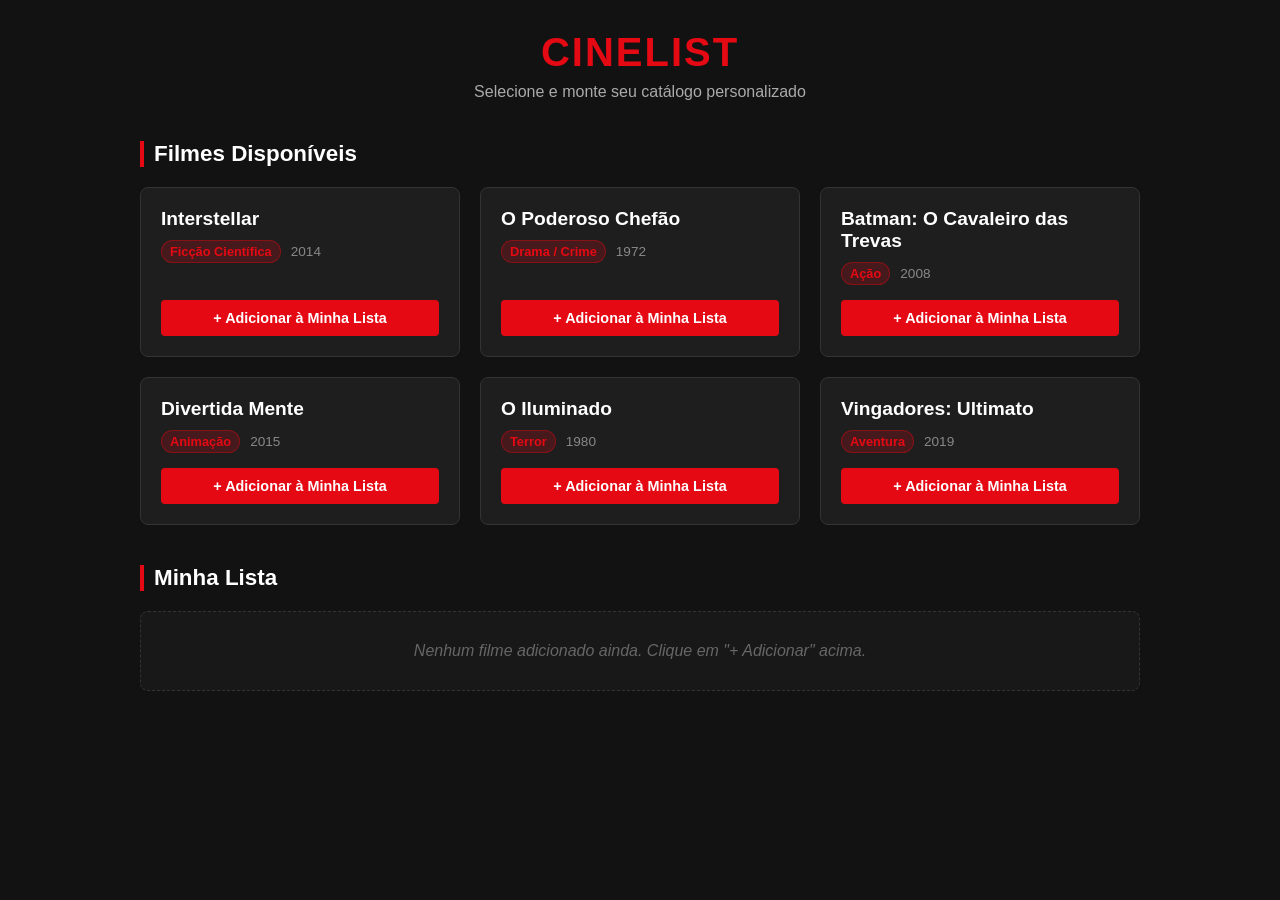
<file: SatoJavaScript/teste.html>
<!DOCTYPE html>
<html lang="pt-BR">
<head>
  <meta charset="UTF-8">
  <meta name="viewport" content="width=device-width, initial-scale=1.0">
  <title>CineList - Catálogo de Filmes</title>
  <style>
    * {
      box-sizing: border-box;
      margin: 0;
      padding: 0;
      font-family: 'Segoe UI', Tahoma, Geneva, Verdana, sans-serif;
    }

    body {
      background-color: #121212;
      color: #ffffff;
      padding: 30px 20px;
    }

    .container {
      max-width: 1000px;
      margin: 0 auto;
    }

    header {
      text-align: center;
      margin-bottom: 40px;
    }

    h1 {
      color: #e50914;
      font-size: 2.5rem;
      letter-spacing: 2px;
      margin-bottom: 8px;
    }

    p.subtitle {
      color: #aaaaaa;
      font-size: 1rem;
    }

    section {
      margin-bottom: 40px;
    }

    h2.section-title {
      font-size: 1.4rem;
      border-left: 4px solid #e50914;
      padding-left: 10px;
      margin-bottom: 20px;
      color: #ffffff;
    }

    .grid {
      display: grid;
      grid-template-columns: repeat(auto-fill, minmax(280px, 1fr));
      gap: 20px;
    }

    .card {
      background-color: #1e1e1e;
      border: 1px solid #333333;
      border-radius: 8px;
      padding: 20px;
      display: flex;
      flex-direction: column;
      justify-content: space-between;
      transition: transform 0.2s ease, border-color 0.2s ease;
    }

    .card:hover {
      transform: translateY(-4px);
      border-color: #444444;
    }

    .card-info {
      margin-bottom: 15px;
    }

    .card-title {
      font-size: 1.2rem;
      font-weight: bold;
      margin-bottom: 10px;
      color: #ffffff;
    }

    .card-meta {
      display: flex;
      align-items: center;
      gap: 10px;
    }

    .badge-genero {
      background-color: rgba(229, 9, 20, 0.2);
      color: #e50914;
      border: 1px solid rgba(229, 9, 20, 0.4);
      padding: 3px 8px;
      border-radius: 12px;
      font-size: 0.8rem;
      font-weight: 600;
    }

    .ano {
      color: #888888;
      font-size: 0.85rem;
    }

    .btn {
      width: 100%;
      padding: 10px;
      border: none;
      border-radius: 4px;
      font-size: 0.9rem;
      font-weight: bold;
      cursor: pointer;
      transition: background-color 0.2s ease;
      display: flex;
      align-items: center;
      justify-content: center;
      gap: 5px;
    }

    .btn-adicionar {
      background-color: #e50914;
      color: #ffffff;
    }

    .btn-adicionar:hover {
      background-color: #f6121d;
    }

    .btn-remover {
      background-color: transparent;
      color: #e50914;
      border: 1px solid #e50914;
    }

    .btn-remover:hover {
      background-color: #e50914;
      color: #ffffff;
    }

    .empty-message {
      color: #666666;
      font-style: italic;
      grid-column: 1 / -1;
      text-align: center;
      padding: 30px;
      background: #181818;
      border-radius: 8px;
      border: 1px dashed #333;
    }
  </style>
</head>
<body>

  <div class="container">
    <header>
      <h1>CINELIST</h1>
      <p class="subtitle">Selecione e monte seu catálogo personalizado</p>
    </header>

    <!-- Seção de filmes disponíveis para adicionar -->
    <section>
      <h2 class="section-title">Filmes Disponíveis</h2>
      
      <div class="grid" id="opcoesGrid">

        <!-- Card 1 -->
        <article class="card" data-id="1">
          <div class="card-info">
            <h3 class="card-title">Interstellar</h3>
            <div class="card-meta">
              <span class="badge-genero">Ficção Científica</span>
              <span class="ano">2014</span>
            </div>
          </div>
          <button id="btn-add-1" class="btn btn-adicionar">+ Adicionar à Minha Lista</button>
        </article>

        <!-- Card 2 -->
        <article class="card" data-id="2">
          <div class="card-info">
            <h3 class="card-title">O Poderoso Chefão</h3>
            <div class="card-meta">
              <span class="badge-genero">Drama / Crime</span>
              <span class="ano">1972</span>
            </div>
          </div>
          <button id="btn-add-2" class="btn btn-adicionar">+ Adicionar à Minha Lista</button>
        </article>

        <!-- Card 3 -->
        <article class="card" data-id="3">
          <div class="card-info">
            <h3 class="card-title">Batman: O Cavaleiro das Trevas</h3>
            <div class="card-meta">
              <span class="badge-genero">Ação</span>
              <span class="ano">2008</span>
            </div>
          </div>
          <button id="btn-add-3" class="btn btn-adicionar">+ Adicionar à Minha Lista</button>
        </article>

        <!-- Card 4 -->
        <article class="card" data-id="4">
          <div class="card-info">
            <h3 class="card-title">Divertida Mente</h3>
            <div class="card-meta">
              <span class="badge-genero">Animação</span>
              <span class="ano">2015</span>
            </div>
          </div>
          <button id="btn-add-4" class="btn btn-adicionar">+ Adicionar à Minha Lista</button>
        </article>

        <!-- Card 5 -->
        <article class="card" data-id="5">
          <div class="card-info">
            <h3 class="card-title">O Iluminado</h3>
            <div class="card-meta">
              <span class="badge-genero">Terror</span>
              <span class="ano">1980</span>
            </div>
          </div>
          <button id="btn-add-5" class="btn btn-adicionar">+ Adicionar à Minha Lista</button>
        </article>

        <!-- Card 6 -->
        <article class="card" data-id="6">
          <div class="card-info">
            <h3 class="card-title">Vingadores: Ultimato</h3>
            <div class="card-meta">
              <span class="badge-genero">Aventura</span>
              <span class="ano">2019</span>
            </div>
          </div>
          <button id="btn-add-6" class="btn btn-adicionar">+ Adicionar à Minha Lista</button>
        </article>

      </div>
    </section>

    <!-- Seção onde os filmes selecionados vão aparecer -->
    <section>
      <h2 class="section-title">Minha Lista</h2>
      
      <div class="grid" id="minhaListaGrid">
        <p class="empty-message" id="mensagemVazia">Nenhum filme adicionado ainda. Clique em "+ Adicionar" acima.</p>
      </div>
    </section>
  </div>

  <script src="script.js"></script>
</body>
</html>
</file>
